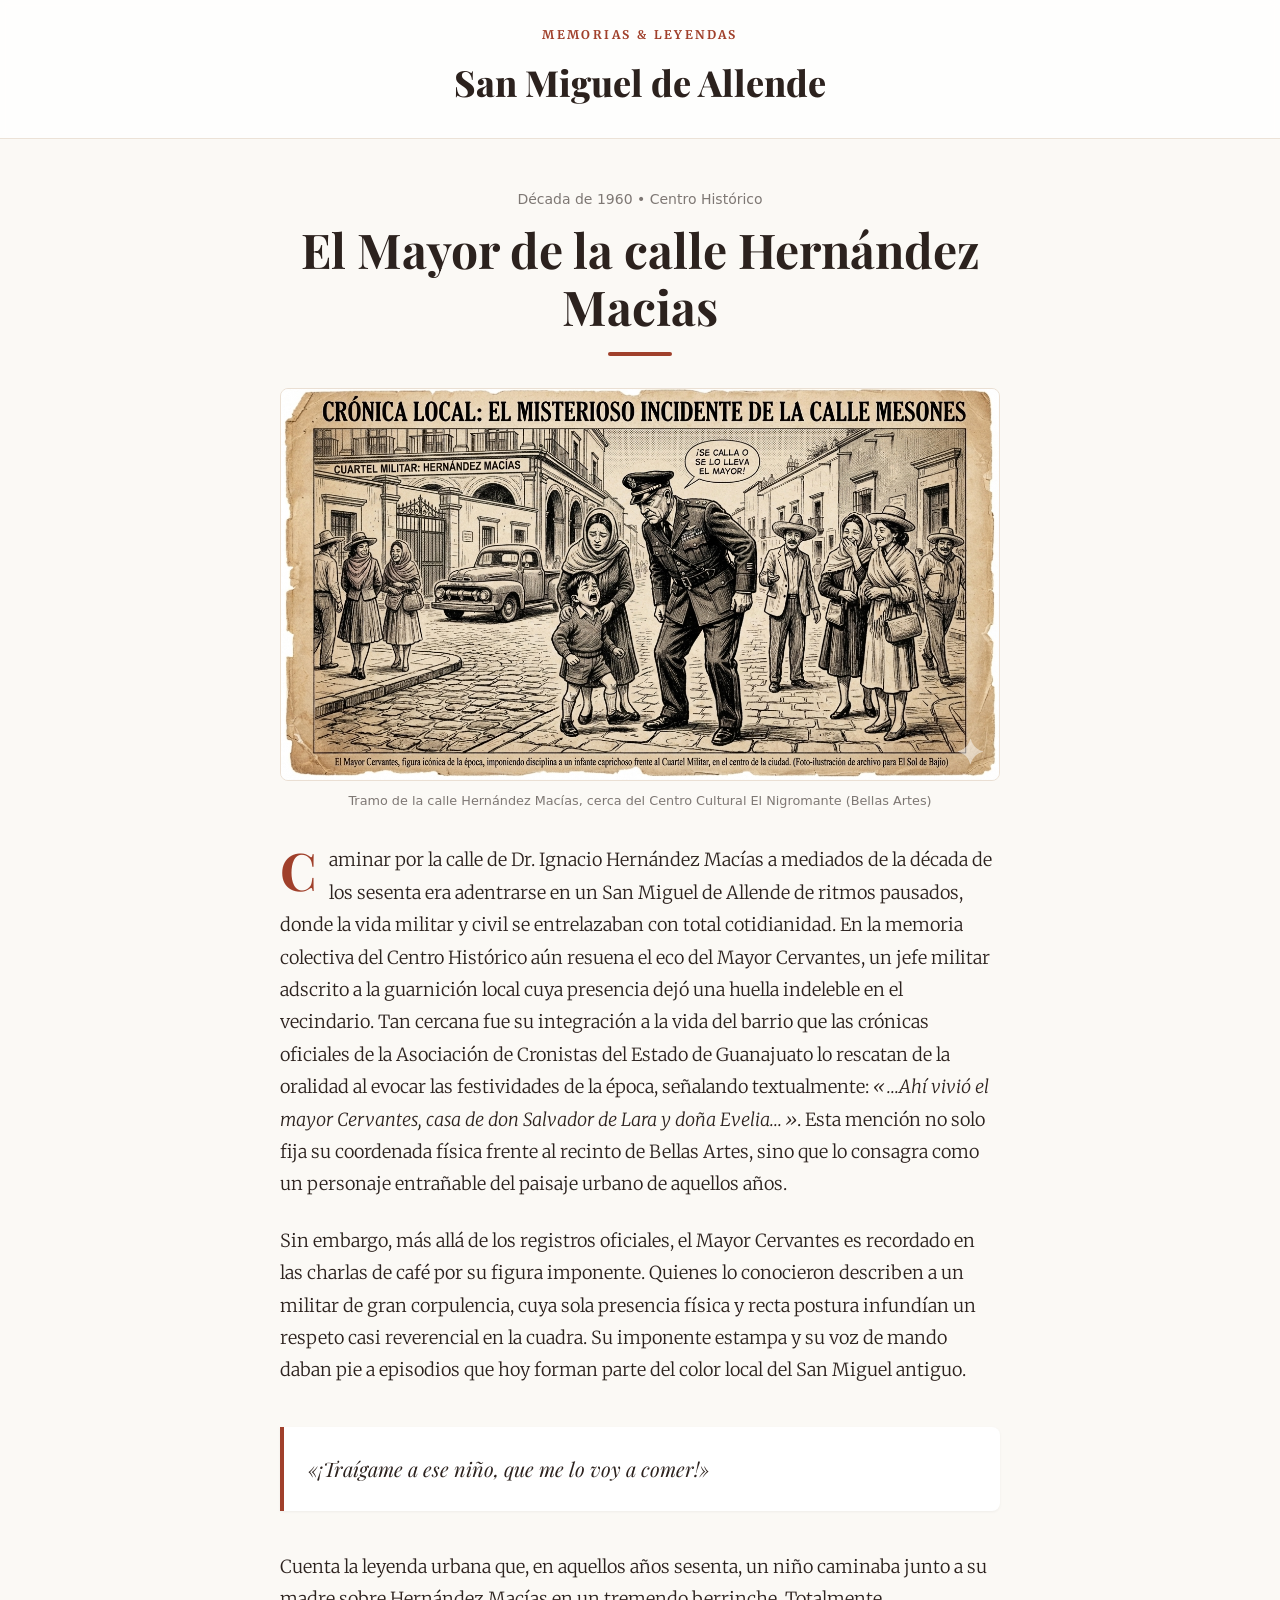
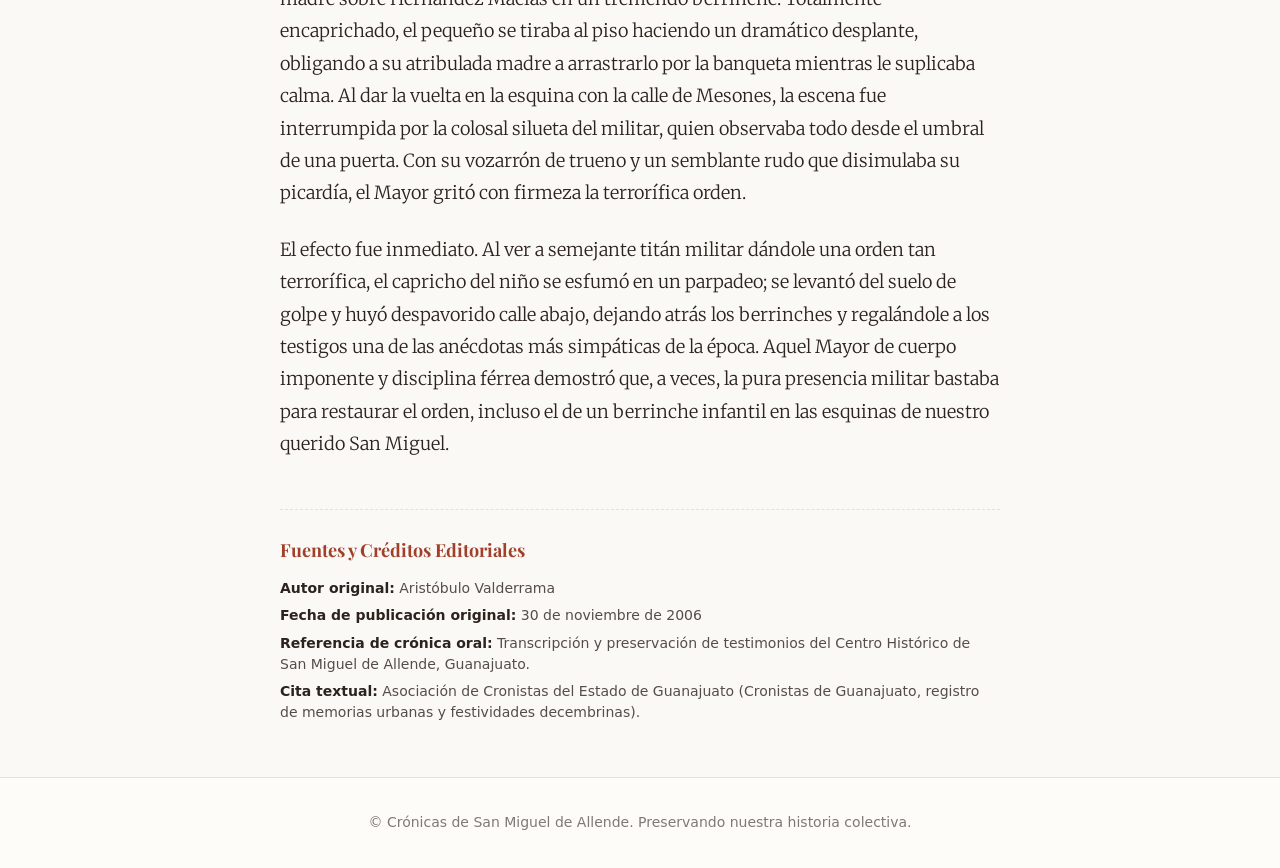
<file: nota.html>
<!DOCTYPE html>
<html lang="en">
<head>
    <meta charset="UTF-8">
    <meta name="viewport" content="width=device-width, initial-scale=1.0">
    <title>El Mayor de la calle Hernández Macías | Crónicas de San Miguel de Allende</title>
    <!-- Fuentes editoriales -->
    <link rel="preconnect" href="https://fonts.googleapis.com">
    <link rel="preconnect" href="https://fonts.gstatic.com" crossorigin>
    <link href="https://fonts.googleapis.com/css2?family=Merriweather:ital,wght@0,300;0,400;0,700;1,300&family=Playfair+Display:ital,wght@0,600;0,800;1,400&display=swap" rel="stylesheet">
    <!-- Hoja de estilos principal -->
    <link rel="stylesheet" href="css/estilos.css">
</head>
<body>
  <header class="site-header">
    <p class="subheading">Memorias & Leyendas</p>
    <h1 class="main-title">San Miguel de Allende</h1>
  </header>
  <main class="main-container">
    <article>
        <div class="article-meta">Década de 1960 • Centro Histórico</div>
        <h2 class="article-title">El Mayor de la calle Hernández Macias</h2>    
        <div class="divider"></div>

        <figure class="featured-image-container">
            <img class="featured-image" src="img/elMayor.png" alt="">
            <figcaption class="image-caption">Tramo de la calle Hernández Macías, cerca del Centro Cultural El Nigromante (Bellas Artes)</figcaption>
        </figure>

        <div class="article-body">
                <p>
                    Caminar por la calle de Dr. Ignacio Hernández Macías a mediados de la década de los sesenta era adentrarse en un San Miguel de Allende de ritmos pausados, donde la vida militar y civil se entrelazaban con total cotidianidad. En la memoria colectiva del Centro Histórico aún resuena el eco del Mayor Cervantes, un jefe militar adscrito a la guarnición local cuya presencia dejó una huella indeleble en el vecindario. Tan cercana fue su integración a la vida del barrio que las crónicas oficiales de la Asociación de Cronistas del Estado de Guanajuato lo rescatan de la oralidad al evocar las festividades de la época, señalando textualmente: <em>«...Ahí vivió el mayor Cervantes, casa de don Salvador de Lara y doña Evelia...»</em>. Esta mención no solo fija su coordenada física frente al recinto de Bellas Artes, sino que lo consagra como un personaje entrañable del paisaje urbano de aquellos años.
                </p>

                <p>
                    Sin embargo, más allá de los registros oficiales, el Mayor Cervantes es recordado en las charlas de café por su figura imponente. Quienes lo conocieron describen a un militar de gran corpulencia, cuya sola presencia física y recta postura infundían un respeto casi reverencial en la cuadra. Su imponente estampa y su voz de mando daban pie a episodios que hoy forman parte del color local del San Miguel antiguo.
                </p>

                <blockquote class="quote-box">
                    «¡Traígame a ese niño, que me lo voy a comer!»
                </blockquote>

                <p>
                    Cuenta la leyenda urbana que, en aquellos años sesenta, un niño caminaba junto a su madre sobre Hernández Macías en un tremendo berrinche. Totalmente encaprichado, el pequeño se tiraba al piso haciendo un dramático desplante, obligando a su atribulada madre a arrastrarlo por la banqueta mientras le suplicaba calma. Al dar la vuelta en la esquina con la calle de Mesones, la escena fue interrumpida por la colosal silueta del militar, quien observaba todo desde el umbral de una puerta. Con su vozarrón de trueno y un semblante rudo que disimulaba su picardía, el Mayor gritó con firmeza la terrorífica orden.
                </p>

                <p>
                    El efecto fue inmediato. Al ver a semejante titán militar dándole una orden tan terrorífica, el capricho del niño se esfumó en un parpadeo; se levantó del suelo de golpe y huyó despavorido calle abajo, dejando atrás los berrinches y regalándole a los testigos una de las anécdotas más simpáticas de la época. Aquel Mayor de cuerpo imponente y disciplina férrea demostró que, a veces, la pura presencia militar bastaba para restaurar el orden, incluso el de un berrinche infantil en las esquinas de nuestro querido San Miguel.
                </p>
            </div>

            <footer class="article-credits">
                <h3 class="credits-title">Fuentes y Créditos Editoriales</h3>
                <ul class="credits-list">
                    <li><strong>Autor original:</strong> Aristóbulo Valderrama</li>
                    <li><strong>Fecha de publicación original:</strong> 30 de noviembre de 2006</li>
                    <li><strong>Referencia de crónica oral:</strong> Transcripción y preservación de testimonios del Centro Histórico de San Miguel de Allende, Guanajuato.</li>
                    <li><strong>Cita textual:</strong> Asociación de Cronistas del Estado de Guanajuato (Cronistas de Guanajuato, registro de memorias urbanas y festividades decembrinas).</li>
                </ul>
            </footer>

    </article>
  </main>  

  <footer class="site-footer">
        <p>&copy; Crónicas de San Miguel de Allende. Preservando nuestra historia colectiva.</p>
    </footer>

</body>
</html>
</file>
<file: css/estilos.css>
@import url('variables.css');

* {
    box-sizing: border-box;
    margin: 0;
    padding: 0;
}

body {
    background-color: var(--color-papiro);
    color: var(--color-cacao);
    font-family: var(--font-serif);
    line-height: 1.8;
    font-weight: 300;
    min-height: 100vh;
    display: flex;
    flex-direction: column;
    justify-content: space-between;
}

/* Encabezado */
.site-header {
    border-bottom: 1px solid var(--color-borde-suave);
    background-color: var(--color-blanco-transparente);
    backdrop-filter: blur(4px);
    padding: 1.5rem 1rem;
    text-align: center;
    position: sticky;
    top: 0;
    z-index: 10;
}

.site-header .subheading {
    font-size: 0.75rem;
    letter-spacing: 0.2em;
    color: var(--color-terracotta);
    text-transform: uppercase;
    font-weight: 700;
    margin-bottom: 0.25rem;
}

.site-header .main-title {
    font-family: var(--font-display);
    font-size: 1.75rem;
    font-weight: 800;
}

/* Contenedor Principal */
.main-container {
    max-width: var(--max-width-content);
    margin: 0 auto;
    padding: 3rem 1.5rem;
    flex-grow: 1;
}

.article-meta {
    text-align: center;
    font-size: 0.875rem;
    color: rgba(44, 34, 30, 0.6);
    margin-bottom: 0.5rem;
    font-family: system-ui, -apple-system, sans-serif;
}

.article-title {
    font-family: var(--font-display);
    font-size: 2.25rem;
    font-weight: 700;
    text-align: center;
    line-height: 1.2;
    margin-bottom: 1rem;
}

.divider {
    width: 4rem;
    height: 4px;
    background-color: var(--color-terracotta);
    margin: 1rem auto 2rem auto;
    border-radius: var(--radius-sm);
}

/* Imagen destacada */
.featured-image-container {
    margin: 2rem 0;
}

.featured-image {
    width: 100%;
    max-height: 420px;
    object-fit: cover;
    border-radius: var(--radius-md);
    border: 1px solid var(--color-borde-suave);
    display: block;
}

.image-caption {
    font-size: 0.8rem;
    color: rgba(44, 34, 30, 0.6);
    text-align: center;
    margin-top: 0.5rem;
    font-family: system-ui, -apple-system, sans-serif;
}

/* Cuerpo del artículo */
.article-body p {
    margin-bottom: 1.5rem;
    font-size: 1.125rem;
}

/* Capitulosa en primer párrafo */
.article-body p:first-of-type::first-letter {
    font-family: var(--font-display);
    font-size: 3.25rem;
    font-weight: 700;
    color: var(--color-terracotta);
    float: left;
    line-height: 1;
    margin-right: 0.75rem;
}

/* Cita destacada */
.quote-box {
    margin: 2.5rem 0;
    padding: 1.5rem;
    background-color: #ffffff;
    border-left: 4px solid var(--color-terracotta);
    font-family: var(--font-display);
    font-style: italic;
    font-size: 1.25rem;
    box-shadow: 0 1px 3px rgba(0, 0, 0, 0.05);
    border-radius: 0 var(--radius-md) var(--radius-md) 0;
}

/* Sección de Fuentes y Créditos Editoriales */
.article-credits {
    margin-top: 3rem;
    padding-top: 1.5rem;
    border-top: 1px dashed var(--color-borde-suave);
    font-family: system-ui, -apple-system, sans-serif;
    font-size: 0.875rem;
    color: rgba(44, 34, 30, 0.8);
}

.credits-title {
    font-family: var(--font-display);
    font-size: 1.125rem;
    font-weight: 700;
    color: var(--color-terracotta);
    margin-bottom: 0.75rem;
}

.credits-list {
    list-style: none;
    padding-left: 0;
}

.credits-list li {
    margin-bottom: 0.4rem;
    line-height: 1.5;
}

.credits-list strong {
    color: var(--color-cacao);
}

/* Pie de página */
.site-footer {
    border-top: 1px solid var(--color-borde-suave);
    background-color: rgba(255, 255, 255, 0.4);
    padding: 2rem 1rem;
    text-align: center;
    font-size: 0.875rem;
    color: rgba(44, 34, 30, 0.6);
    font-family: system-ui, -apple-system, sans-serif;
}

/* Adaptación responsiva */
@media (min-width: 768px) {
    .site-header .main-title { font-size: 2.25rem; }
    .article-title { font-size: 3rem; }
}
</file>
